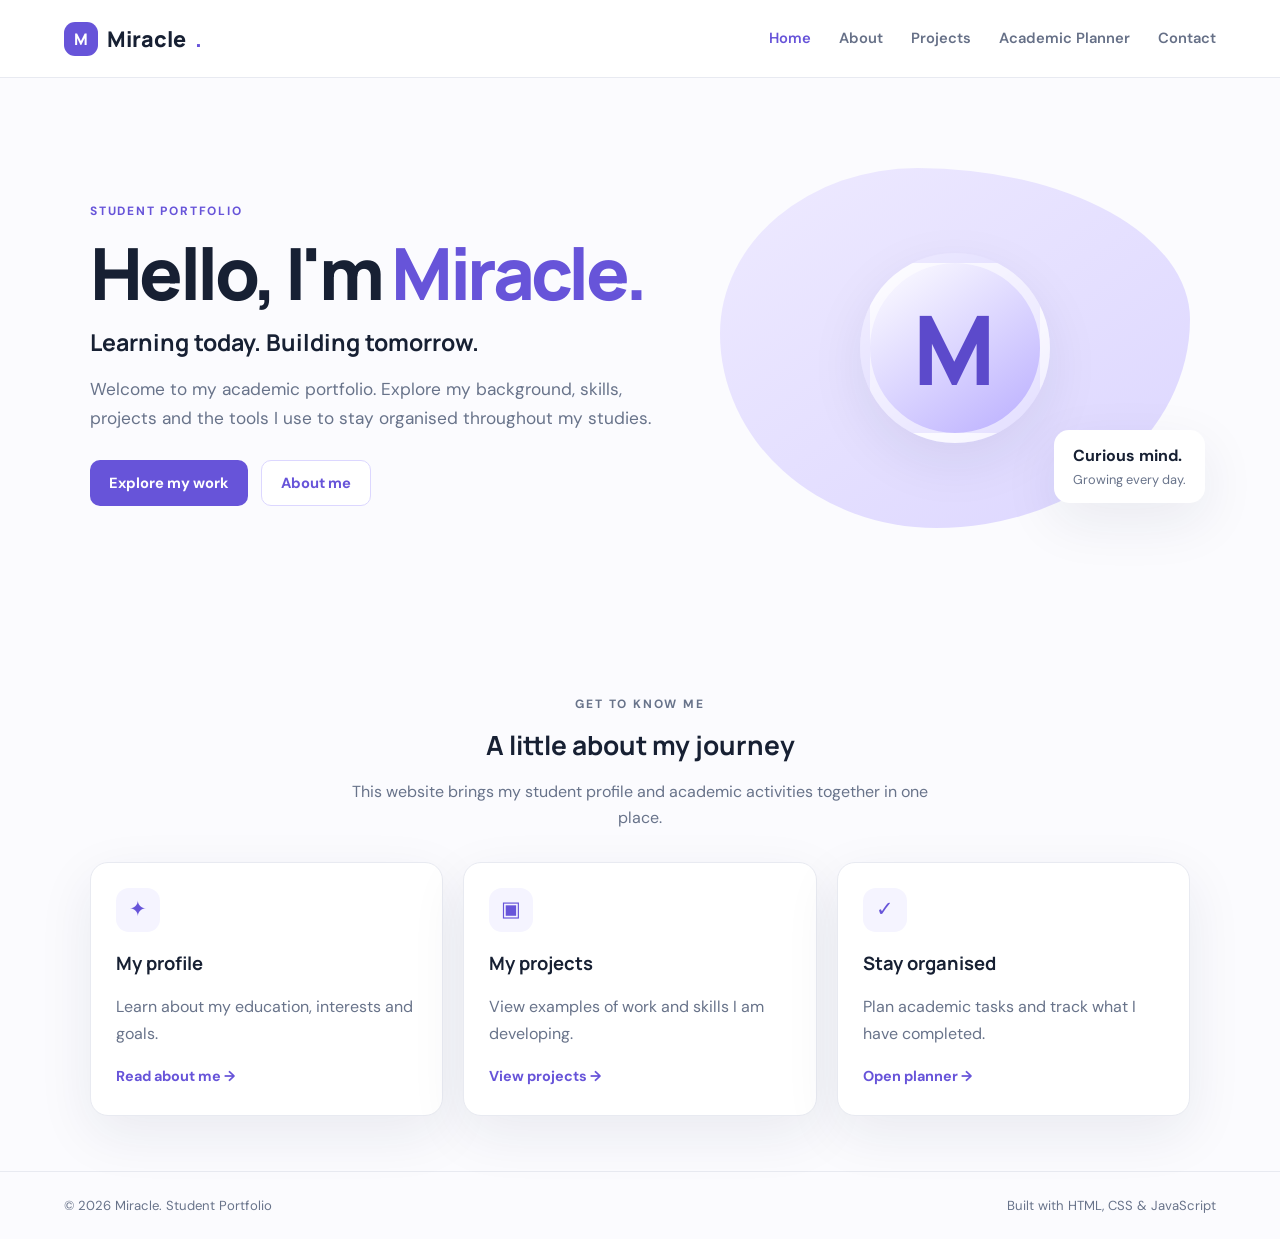
<file: index.html>
<!DOCTYPE html>
<html lang="en">
<head>
  <meta charset="UTF-8"><meta name="viewport" content="width=device-width, initial-scale=1.0">
  <meta name="description" content="Miracle's student portfolio and academic management website.">
  <title>Miracle | Student Portfolio</title><link rel="stylesheet" href="style.css">
</head>
<body>
<header class="site-header"><a class="brand" href="index.html"><span class="brand-mark">M</span> Miracle<span class="dot">.</span></a>
<button class="menu-toggle" aria-label="Toggle navigation" aria-expanded="false">☰</button>
<nav class="nav"><a class="active" href="index.html">Home</a><a href="about.html">About</a><a href="projects.html">Projects</a><a href="planner.html">Academic Planner</a><a href="contact.html">Contact</a></nav></header>
<main>
<section class="hero wrap"><div class="hero-copy"><p class="eyebrow">STUDENT PORTFOLIO</p><h1>Hello, I'm <span>Miracle.</span></h1><h2>Learning today. Building tomorrow.</h2><p class="lead">Welcome to my academic portfolio. Explore my background, skills, projects and the tools I use to stay organised throughout my studies.</p><div class="actions"><a class="btn" href="projects.html">Explore my work</a><a class="btn btn-outline" href="about.html">About me</a></div></div>
<div class="profile-art" aria-label="Profile photo placeholder"><div class="avatar">M</div><div class="floating-card"><strong>Curious mind.</strong><span>Growing every day.</span></div></div></section>
<section class="wrap section"><div class="section-heading"><p class="eyebrow">GET TO KNOW ME</p><h2>A little about my journey</h2><p>This website brings my student profile and academic activities together in one place.</p></div><div class="cards three"><article class="card"><div class="icon">✦</div><h3>My profile</h3><p>Learn about my education, interests and goals.</p><a class="text-link" href="about.html">Read about me →</a></article><article class="card"><div class="icon">▣</div><h3>My projects</h3><p>View examples of work and skills I am developing.</p><a class="text-link" href="projects.html">View projects →</a></article><article class="card"><div class="icon">✓</div><h3>Stay organised</h3><p>Plan academic tasks and track what I have completed.</p><a class="text-link" href="planner.html">Open planner →</a></article></div></section>
</main><footer class="footer"><span>© <span id="year"></span> Miracle. Student Portfolio</span><span>Built with HTML, CSS & JavaScript</span></footer><script src="script.js"></script></body></html>
</file>
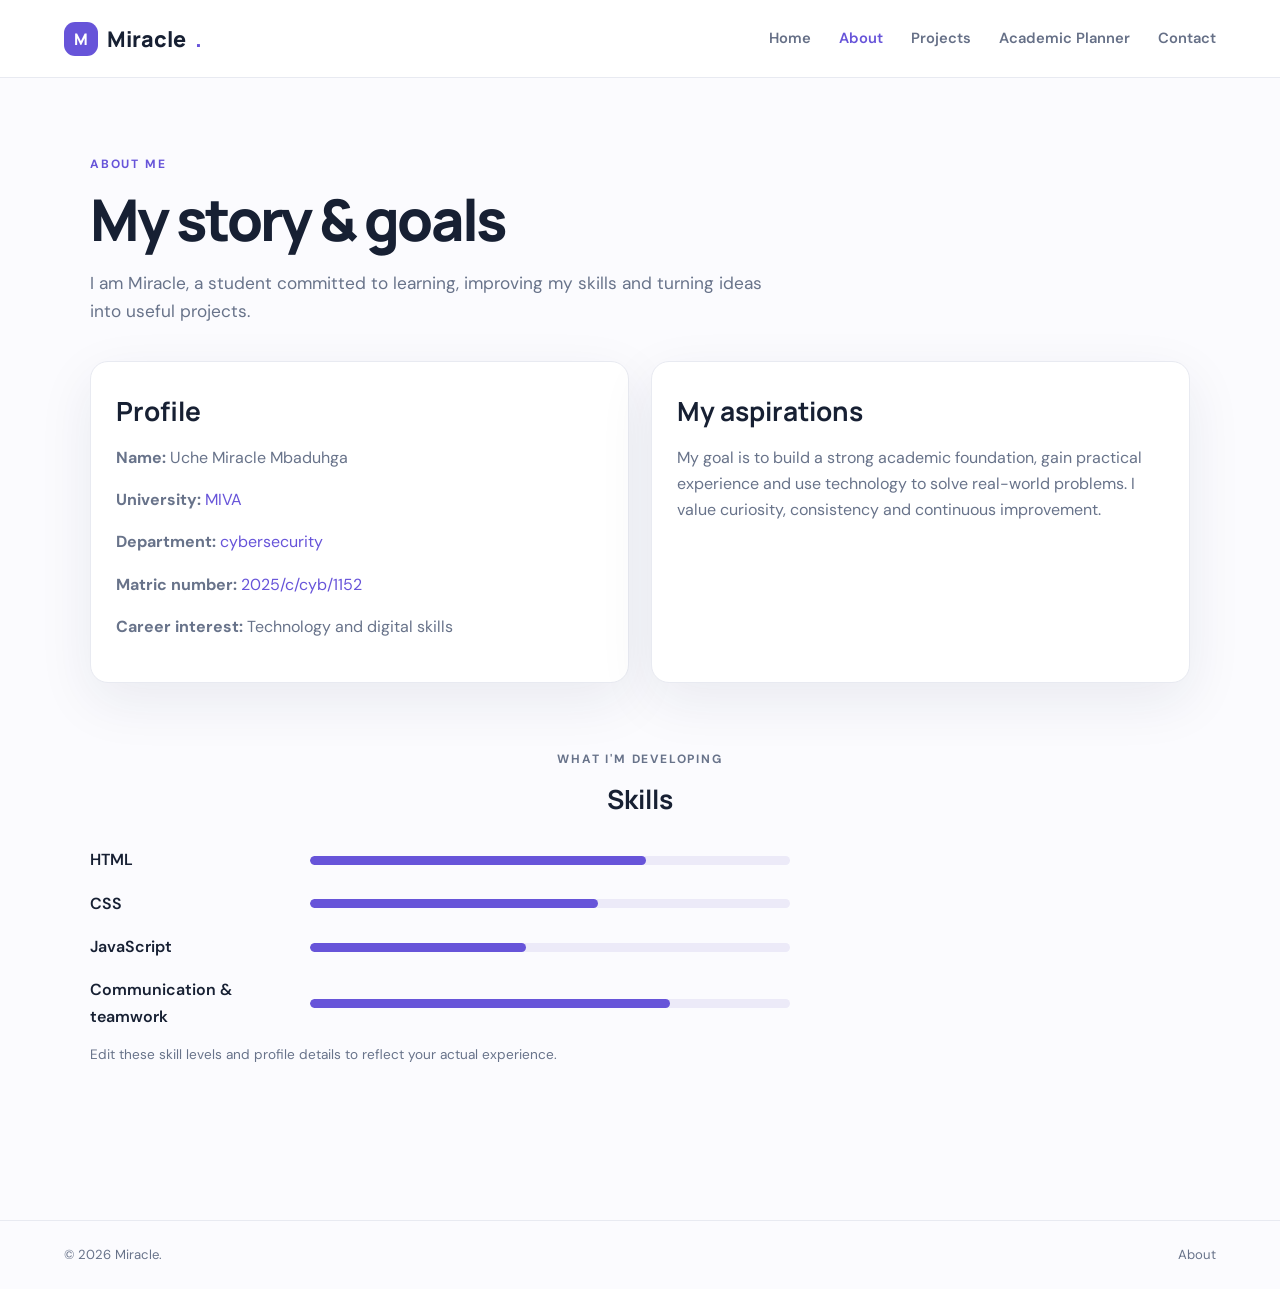
<file: about.html>
<!DOCTYPE html><html lang="en"><head><meta charset="UTF-8"><meta name="viewport" content="width=device-width, initial-scale=1.0"><title>About | Miracle</title><link rel="stylesheet" href="style.css"></head><body>
<header class="site-header"><a class="brand" href="index.html"><span class="brand-mark">M</span> Miracle<span class="dot">.</span></a><button class="menu-toggle" aria-label="Toggle navigation" aria-expanded="false">☰</button><nav class="nav"><a href="index.html">Home</a><a class="active" href="about.html">About</a><a href="projects.html">Projects</a><a href="planner.html">Academic Planner</a><a href="contact.html">Contact</a></nav></header>
<main class="wrap page"><p class="eyebrow">ABOUT ME</p><h1>My story &amp; goals</h1><p class="lead narrow">I am Miracle, a student committed to learning, improving my skills and turning ideas into useful projects.</p>
<div class="about-grid"><section class="card"><h2>Profile</h2><p><strong>Name:</strong> Uche Miracle Mbaduhga</p><p><strong>University:</strong> <span class="editable">MIVA</span></p><p><strong>Department:</strong> <span class="editable">cybersecurity</span></p><p><strong>Matric number:</strong> <span class="editable"> 2025/c/cyb/1152 </span></p><p><strong>Career interest:</strong> Technology and digital skills</p></section>
<section class="card"><h2>My aspirations</h2><p>My goal is to build a strong academic foundation, gain practical experience and use technology to solve real-world problems. I value curiosity, consistency and continuous improvement.</p></section></div>
<section class="section"><div class="section-heading"><p class="eyebrow">WHAT I'M DEVELOPING</p><h2>Skills</h2></div><div class="skills"><div class="skill"><span>HTML</span><div class="track"><i style="width:70%"></i></div></div><div class="skill"><span>CSS</span><div class="track"><i style="width:60%"></i></div></div><div class="skill"><span>JavaScript</span><div class="track"><i style="width:45%"></i></div></div><div class="skill"><span>Communication &amp; teamwork</span><div class="track"><i style="width:75%"></i></div></div></div><p class="small muted">Edit these skill levels and profile details to reflect your actual experience.</p></section>
</main><footer class="footer"><span>© <span id="year"></span> Miracle.</span><span>About</span></footer><script src="script.js"></script></body></html>
</file>
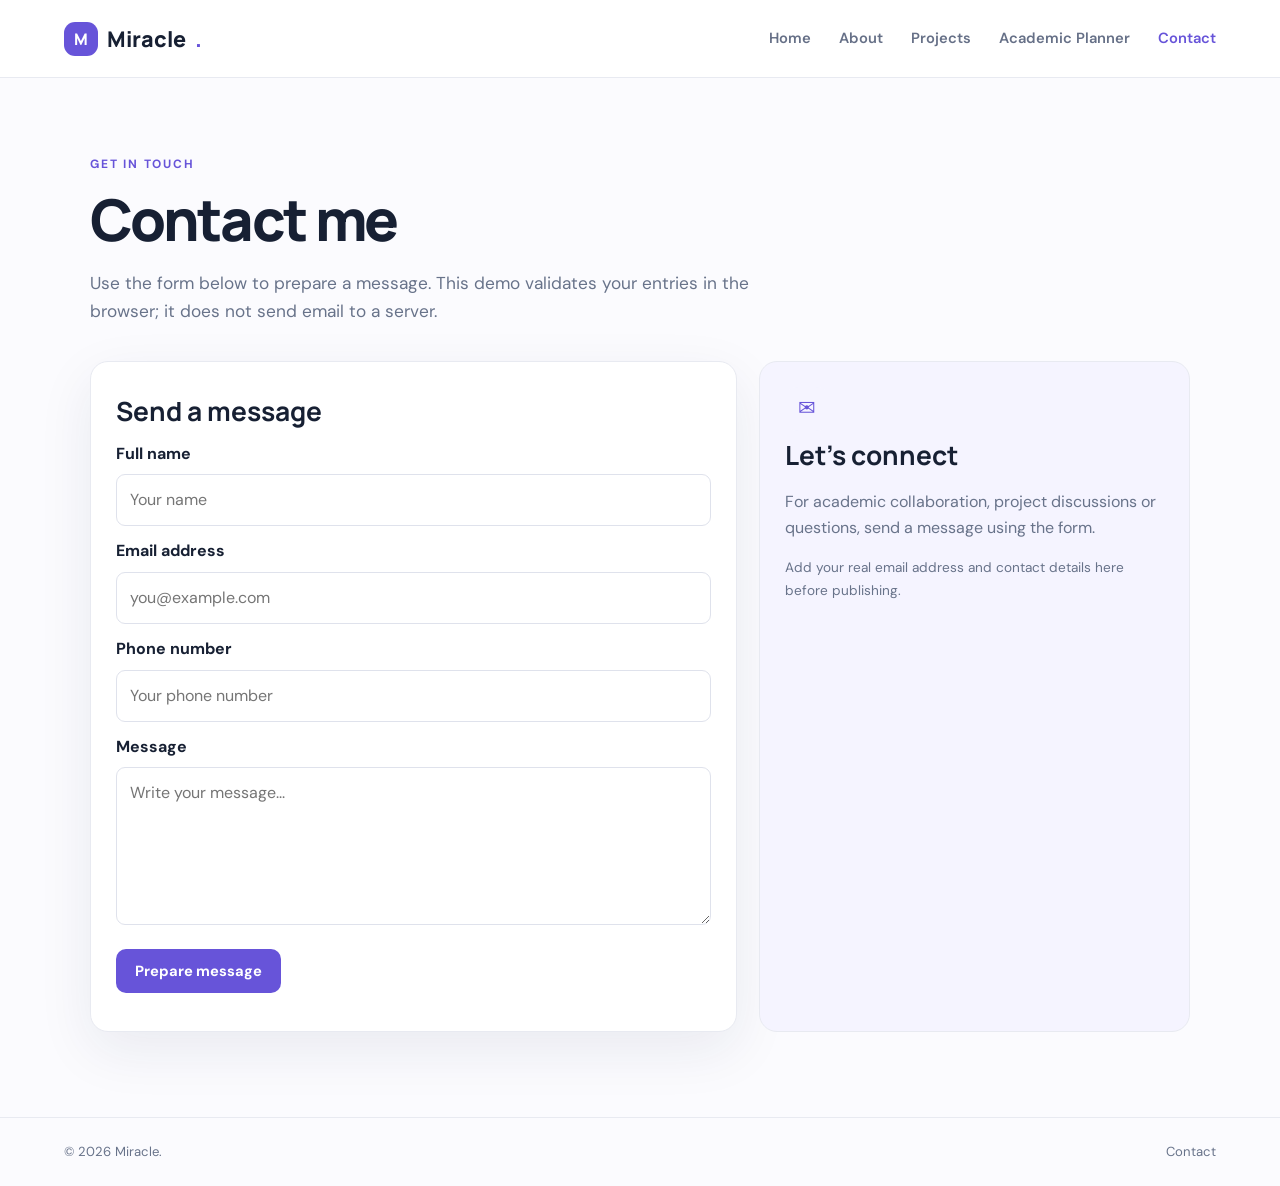
<file: contact.html>
<!DOCTYPE html><html lang="en"><head><meta charset="UTF-8"><meta name="viewport" content="width=device-width, initial-scale=1.0"><title>Contact | Miracle</title><link rel="stylesheet" href="style.css"></head><body>
<header class="site-header"><a class="brand" href="index.html"><span class="brand-mark">M</span> Miracle<span class="dot">.</span></a><button class="menu-toggle" aria-label="Toggle navigation" aria-expanded="false">☰</button><nav class="nav"><a href="index.html">Home</a><a href="about.html">About</a><a href="projects.html">Projects</a><a href="planner.html">Academic Planner</a><a class="active" href="contact.html">Contact</a></nav></header>
<main class="wrap page"><p class="eyebrow">GET IN TOUCH</p><h1>Contact me</h1><p class="lead narrow">Use the form below to prepare a message. This demo validates your entries in the browser; it does not send email to a server.</p>
<div class="contact-grid"><section class="card"><h2>Send a message</h2><form id="contact-form" class="contact-form"><label for="name">Full name</label><input id="name" name="name" required placeholder="Your name"><label for="email">Email address</label><input id="email" name="email" type="email" required placeholder="you@example.com"><label for="phone">Phone number</label><input id="phone" name="phone" type="tel" placeholder="Your phone number"><label for="message">Message</label><textarea id="message" name="message" rows="5" required placeholder="Write your message..."></textarea><button class="btn" type="submit">Prepare message</button><p id="contact-status" class="small" role="status"></p></form></section><aside class="card contact-aside"><div class="icon">✉</div><h2>Let's connect</h2><p>For academic collaboration, project discussions or questions, send a message using the form.</p><p class="small muted">Add your real email address and contact details here before publishing.</p></aside></div>
</main><footer class="footer"><span>© <span id="year"></span> Miracle.</span><span>Contact</span></footer><script src="script.js"></script></body></html>
</file>
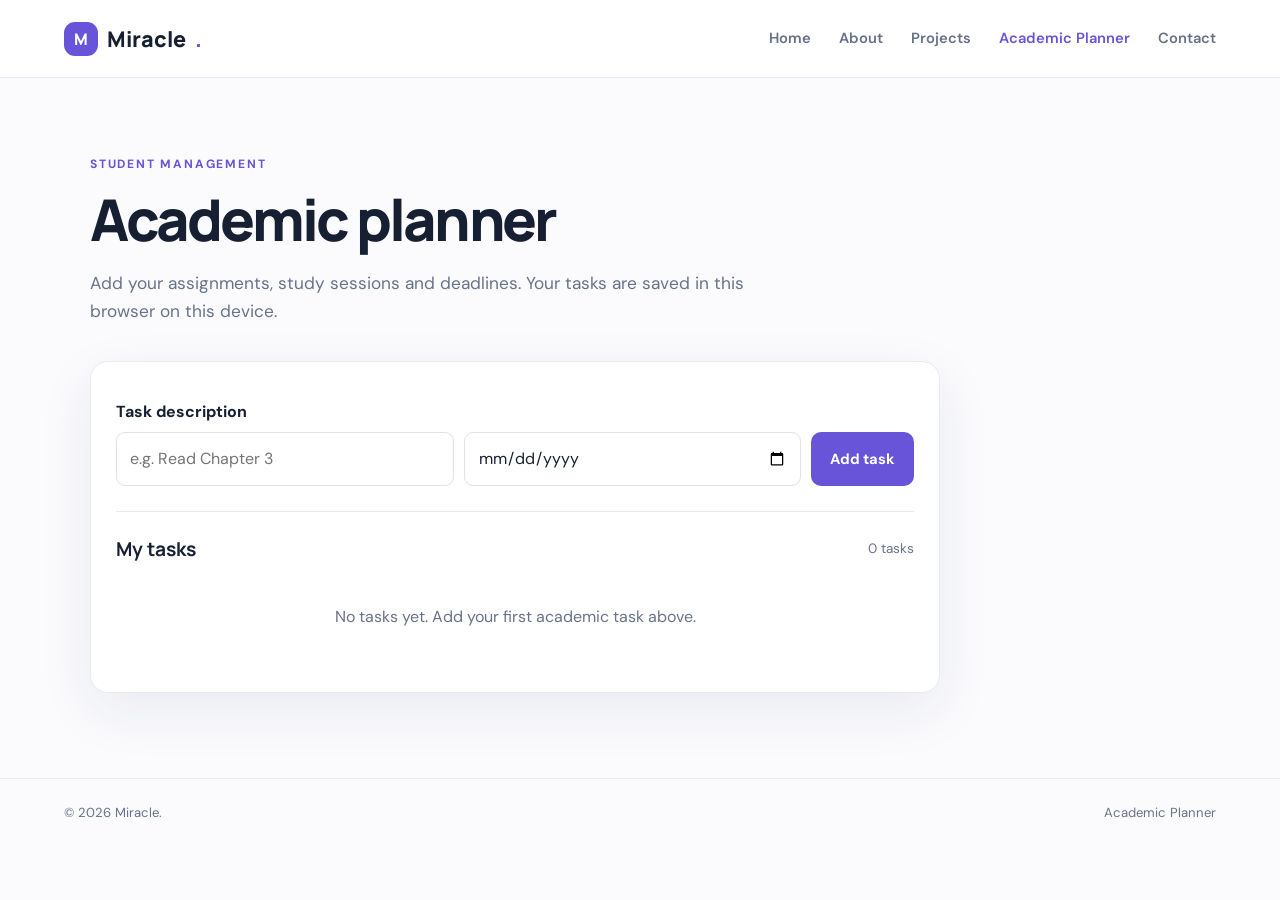
<file: planner.html>
<!DOCTYPE html><html lang="en"><head><meta charset="UTF-8"><meta name="viewport" content="width=device-width, initial-scale=1.0"><title>Academic Planner | Miracle</title><link rel="stylesheet" href="style.css"></head><body>
<header class="site-header"><a class="brand" href="index.html"><span class="brand-mark">M</span> Miracle<span class="dot">.</span></a><button class="menu-toggle" aria-label="Toggle navigation" aria-expanded="false">☰</button><nav class="nav"><a href="index.html">Home</a><a href="about.html">About</a><a href="projects.html">Projects</a><a class="active" href="planner.html">Academic Planner</a><a href="contact.html">Contact</a></nav></header>
<main class="wrap page"><p class="eyebrow">STUDENT MANAGEMENT</p><h1>Academic planner</h1><p class="lead narrow">Add your assignments, study sessions and deadlines. Your tasks are saved in this browser on this device.</p>
<section class="planner card"><form id="task-form" class="task-form"><label for="task-input">Task description</label><div class="form-row"><input id="task-input" type="text" placeholder="e.g. Read Chapter 3" maxlength="100" required><input id="task-date" type="date" aria-label="Due date"><button class="btn" type="submit">Add task</button></div></form>
<div class="planner-top"><h2>My tasks</h2><span id="task-count" class="small muted">0 tasks</span></div><ul id="task-list" class="task-list" aria-live="polite"></ul><p id="empty-state" class="empty">No tasks yet. Add your first academic task above.</p></section>
</main><footer class="footer"><span>© <span id="year"></span> Miracle.</span><span>Academic Planner</span></footer><script src="script.js"></script></body></html>
</file>
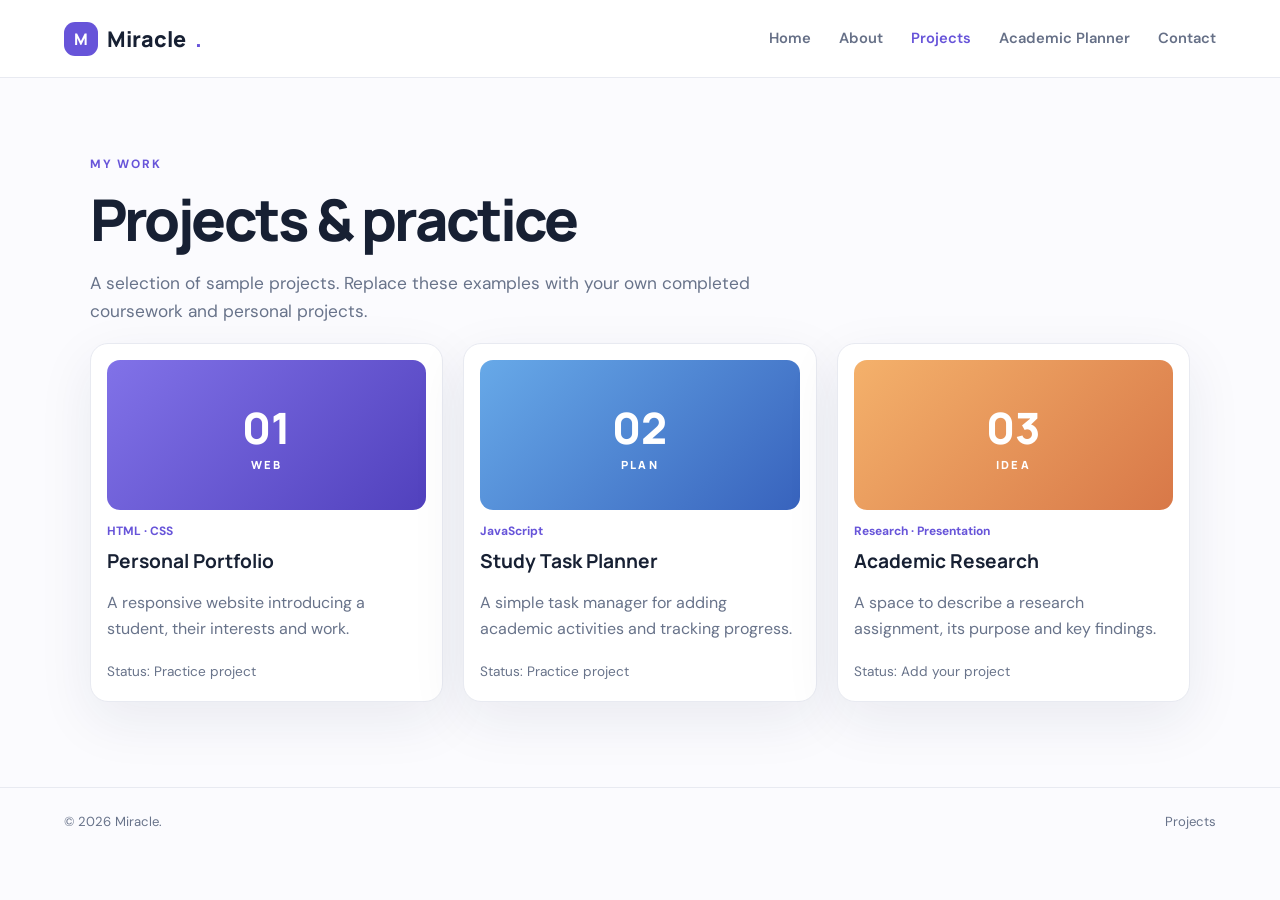
<file: projects.html>
<!DOCTYPE html><html lang="en"><head><meta charset="UTF-8"><meta name="viewport" content="width=device-width, initial-scale=1.0"><title>Projects | Miracle</title><link rel="stylesheet" href="style.css"></head><body>
<header class="site-header"><a class="brand" href="index.html"><span class="brand-mark">M</span> Miracle<span class="dot">.</span></a><button class="menu-toggle" aria-label="Toggle navigation" aria-expanded="false">☰</button><nav class="nav"><a href="index.html">Home</a><a href="about.html">About</a><a class="active" href="projects.html">Projects</a><a href="planner.html">Academic Planner</a><a href="contact.html">Contact</a></nav></header>
<main class="wrap page"><p class="eyebrow">MY WORK</p><h1>Projects &amp; practice</h1><p class="lead narrow">A selection of sample projects. Replace these examples with your own completed coursework and personal projects.</p>
<div class="cards three project-cards"><article class="card project"><div class="project-visual purple">01 <span>WEB</span></div><p class="tag">HTML · CSS</p><h2>Personal Portfolio</h2><p>A responsive website introducing a student, their interests and work.</p><span class="small muted">Status: Practice project</span></article>
<article class="card project"><div class="project-visual blue">02 <span>PLAN</span></div><p class="tag">JavaScript</p><h2>Study Task Planner</h2><p>A simple task manager for adding academic activities and tracking progress.</p><span class="small muted">Status: Practice project</span></article>
<article class="card project"><div class="project-visual orange">03 <span>IDEA</span></div><p class="tag">Research · Presentation</p><h2>Academic Research</h2><p>A space to describe a research assignment, its purpose and key findings.</p><span class="small muted">Status: Add your project</span></article></div>
</main><footer class="footer"><span>© <span id="year"></span> Miracle.</span><span>Projects</span></footer><script src="script.js"></script></body></html>
</file>
<file: style.css>
@import url('https://fonts.googleapis.com/css2?family=DM+Sans:wght@400;500;600;700&family=Manrope:wght@500;600;700;800&display=swap');
:root{--ink:#172033;--muted:#68738a;--purple:#6754d9;--pale:#f5f4ff;--line:#e8eaf1;--white:#fff;--shadow:0 18px 55px rgba(31,35,72,.08)}
*{box-sizing:border-box}body{margin:0;font-family:'DM Sans',sans-serif;color:var(--ink);background:#fbfbfe;line-height:1.65}a{color:inherit;text-decoration:none}.site-header{height:78px;padding:0 max(5vw,22px);display:flex;align-items:center;justify-content:space-between;background:#fff;border-bottom:1px solid var(--line);position:sticky;top:0;z-index:10}.brand{font:800 1.35rem Manrope,sans-serif;display:flex;align-items:center;gap:9px}.brand-mark{display:grid;place-items:center;width:34px;height:34px;background:var(--purple);color:#fff;border-radius:11px;font-size:1rem}.dot,.hero h1 span{color:var(--purple)}.nav{display:flex;gap:28px}.nav a{font-size:.92rem;color:#667087;font-weight:600}.nav a:hover,.nav a.active{color:var(--purple)}.menu-toggle{display:none;border:0;background:none;font-size:1.5rem}.wrap{width:min(1100px,90%);margin:auto}.hero{min-height:550px;display:grid;grid-template-columns:1.1fr .9fr;align-items:center;gap:55px;padding-top:55px;padding-bottom:65px}.eyebrow{color:var(--purple);font-weight:700;letter-spacing:.15em;font-size:.75rem}.hero h1,.page h1{font:800 clamp(2.7rem,6vw,4.5rem)/1.12 Manrope,sans-serif;letter-spacing:-.05em;margin:12px 0}.hero h2{font:700 1.45rem Manrope;margin:12px 0}.lead{font-size:1.08rem;color:var(--muted);max-width:580px}.actions{display:flex;gap:13px;margin-top:28px}.btn{display:inline-flex;align-items:center;justify-content:center;border:0;border-radius:10px;padding:12px 19px;background:var(--purple);color:#fff;font:700 .92rem 'DM Sans';cursor:pointer;transition:.2s}.btn:hover{transform:translateY(-2px);box-shadow:0 9px 20px #6754d933}.btn-outline{background:#fff;color:var(--purple);border:1px solid #dcd7ff}.profile-art{height:360px;background:linear-gradient(145deg,#eeeaff,#dcd6ff);border-radius:42% 58% 54% 46%/46% 42% 58% 54%;display:grid;place-items:center;position:relative}.avatar{width:190px;height:190px;border-radius:50%;display:grid;place-items:center;background:linear-gradient(145deg,#fff,#b9adff);border:10px solid #ffffff99;color:#5c4acb;font:800 6rem Manrope;box-shadow:var(--shadow)}.floating-card{position:absolute;bottom:25px;right:-15px;background:#fff;border-radius:15px;padding:13px 19px;box-shadow:var(--shadow);display:grid}.floating-card span{font-size:.8rem;color:var(--muted)}.section{padding:55px 0}.section-heading{text-align:center;max-width:620px;margin:0 auto 30px}.section-heading h2,.card h2{font:700 1.65rem Manrope;margin:6px 0}.section-heading p{color:var(--muted)}.cards{display:grid;gap:20px}.three{grid-template-columns:repeat(3,1fr)}.card{background:#fff;border:1px solid var(--line);border-radius:18px;padding:25px;box-shadow:var(--shadow)}.card p{color:var(--muted)}.icon{width:44px;height:44px;border-radius:13px;background:var(--pale);display:grid;place-items:center;color:var(--purple);font-size:1.3rem}.card h3{font:700 1.15rem Manrope}.text-link{font-weight:700;color:var(--purple);font-size:.9rem}.footer{border-top:1px solid var(--line);padding:23px 5%;display:flex;justify-content:space-between;color:var(--muted);font-size:.82rem}.page{padding-top:65px;padding-bottom:85px;min-height:75vh}.page h1{font-size:clamp(2.4rem,5vw,3.6rem)}.narrow{max-width:680px}.about-grid,.contact-grid{display:grid;grid-template-columns:1fr 1fr;gap:22px;margin-top:35px}.about-grid .card{min-height:220px}.editable{color:var(--purple)}.skills{max-width:700px;display:grid;gap:17px}.skill{display:grid;grid-template-columns:200px 1fr;gap:20px;align-items:center;font-weight:600}.track{height:9px;border-radius:10px;background:#eceaf8;overflow:hidden}.track i{height:100%;display:block;background:var(--purple);border-radius:10px}.muted,.small{color:var(--muted)}.small{font-size:.85rem}.project{padding:16px}.project-visual{height:150px;border-radius:13px;display:flex;align-items:center;justify-content:center;flex-direction:column;font:800 2.7rem Manrope;color:#fff}.project-visual span{font-size:.7rem;letter-spacing:.2em}.purple{background:linear-gradient(135deg,#8172e8,#5141bd)}.blue{background:linear-gradient(135deg,#67a9e8,#3863bd)}.orange{background:linear-gradient(135deg,#f4b16b,#d87848)}.tag{font-size:.75rem;color:var(--purple)!important;font-weight:700;margin-bottom:0}.project h2{font-size:1.2rem}.planner{margin-top:35px;max-width:850px}.task-form label,.contact-form label{display:block;font-weight:700;margin:12px 0 7px}.form-row{display:flex;gap:10px}.form-row input{flex:1}.contact-form input,.contact-form textarea,.form-row input{width:100%;border:1px solid #dfe2ec;border-radius:9px;padding:12px 13px;font:inherit;background:#fff;color:var(--ink)}input:focus,textarea:focus{outline:2px solid #c8c0ff;border-color:var(--purple)}.planner-top{display:flex;justify-content:space-between;align-items:center;border-top:1px solid var(--line);margin-top:25px;padding-top:18px}.planner-top h2{font-size:1.2rem}.task-list{list-style:none;padding:0;margin:0}.task-item{display:flex;gap:12px;align-items:center;padding:13px 0;border-bottom:1px solid var(--line)}.task-item .task-text{flex:1}.task-item.done .task-text{text-decoration:line-through;color:#9299a9}.task-item small{display:block;color:var(--muted)}.task-item button{border:0;background:#f4f2ff;color:var(--purple);padding:7px 10px;border-radius:8px;cursor:pointer}.empty{color:var(--muted);text-align:center;padding:20px}.contact-form textarea{resize:vertical}.contact-aside{background:var(--pale);box-shadow:none}.contact-grid{grid-template-columns:1.2fr .8fr}.contact-form .btn{margin-top:15px}
@media(max-width:760px){.site-header{height:68px}.menu-toggle{display:block}.nav{display:none;position:absolute;top:68px;left:0;right:0;background:#fff;padding:18px 5%;border-bottom:1px solid var(--line);flex-direction:column;gap:15px}.nav.open{display:flex}.hero{grid-template-columns:1fr;gap:25px;padding-top:55px}.profile-art{height:280px;max-width:430px;width:100%;margin:auto}.avatar{width:150px;height:150px;font-size:4.8rem}.three,.about-grid,.contact-grid{grid-template-columns:1fr}.skill{grid-template-columns:1fr;gap:5px}.form-row{flex-wrap:wrap}.form-row .btn{width:100%}.footer{gap:8px;flex-direction:column}.page{padding-top:45px}}
</file>
